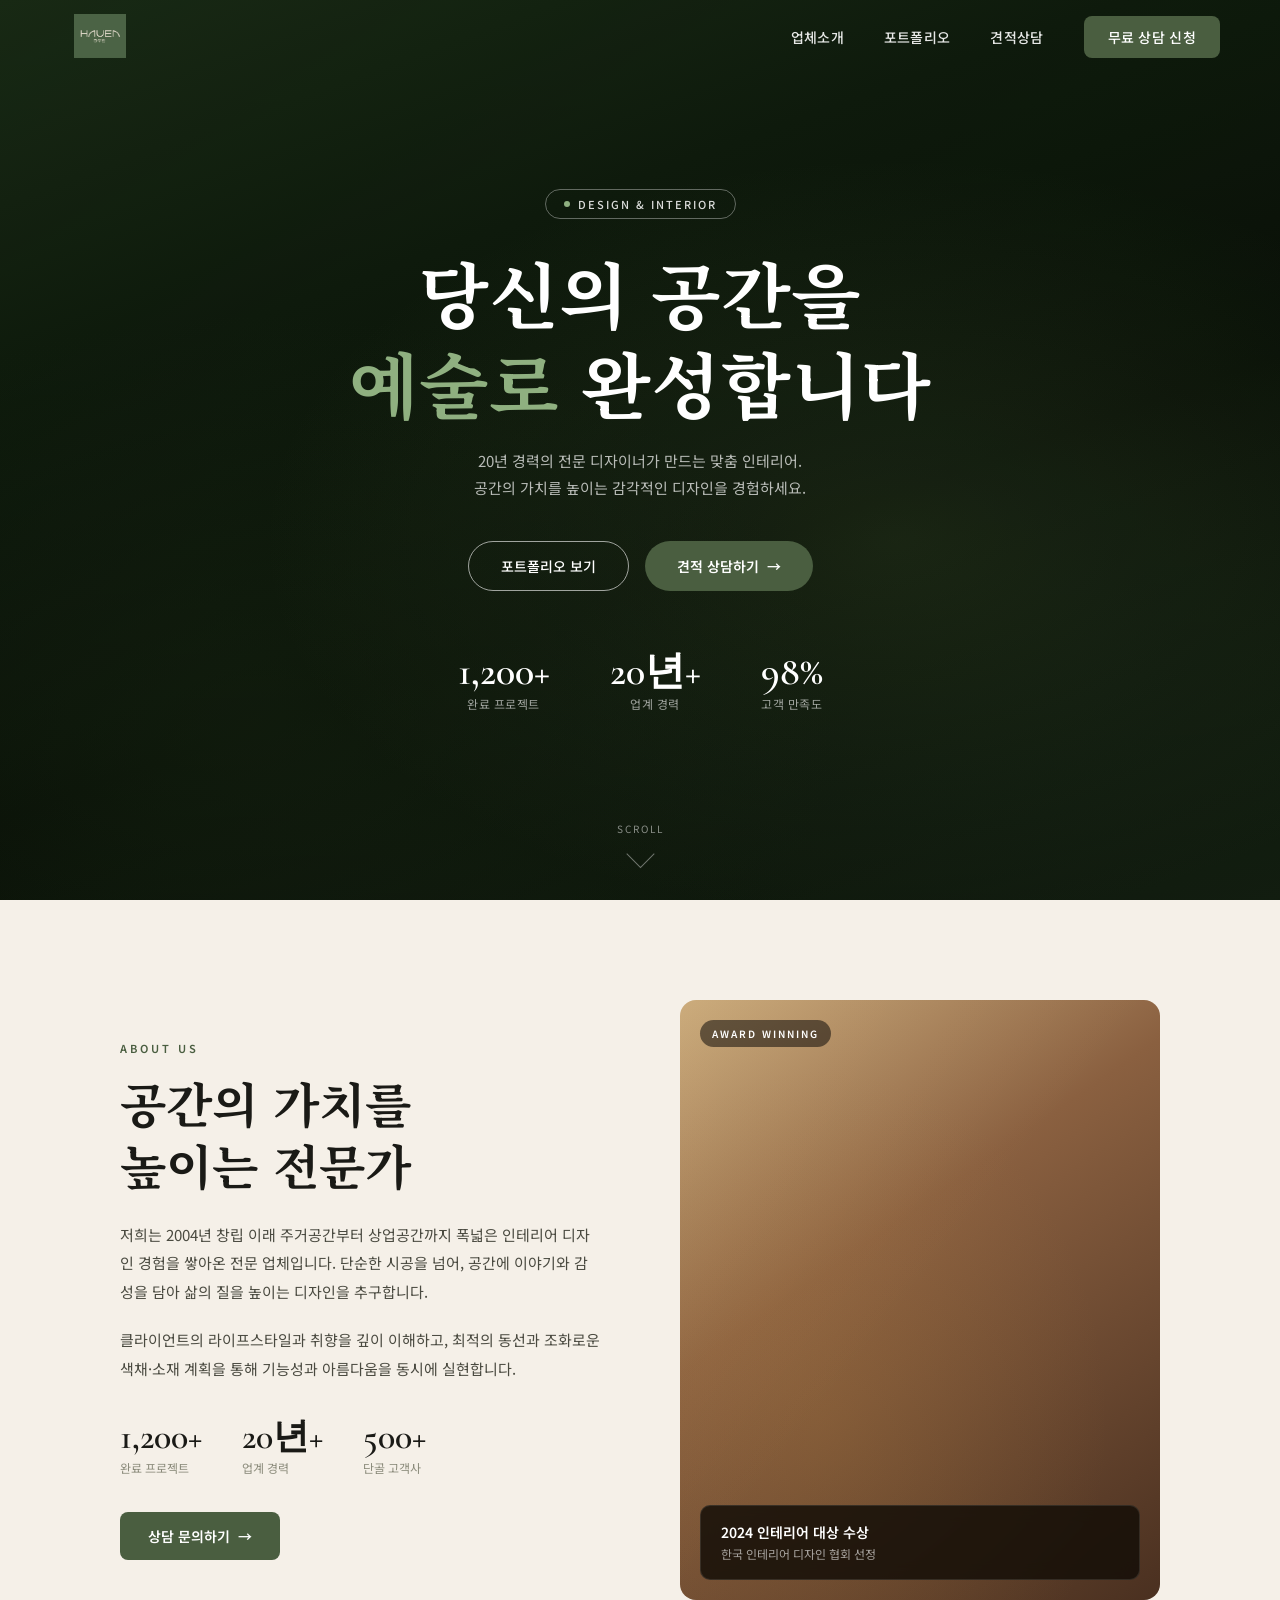
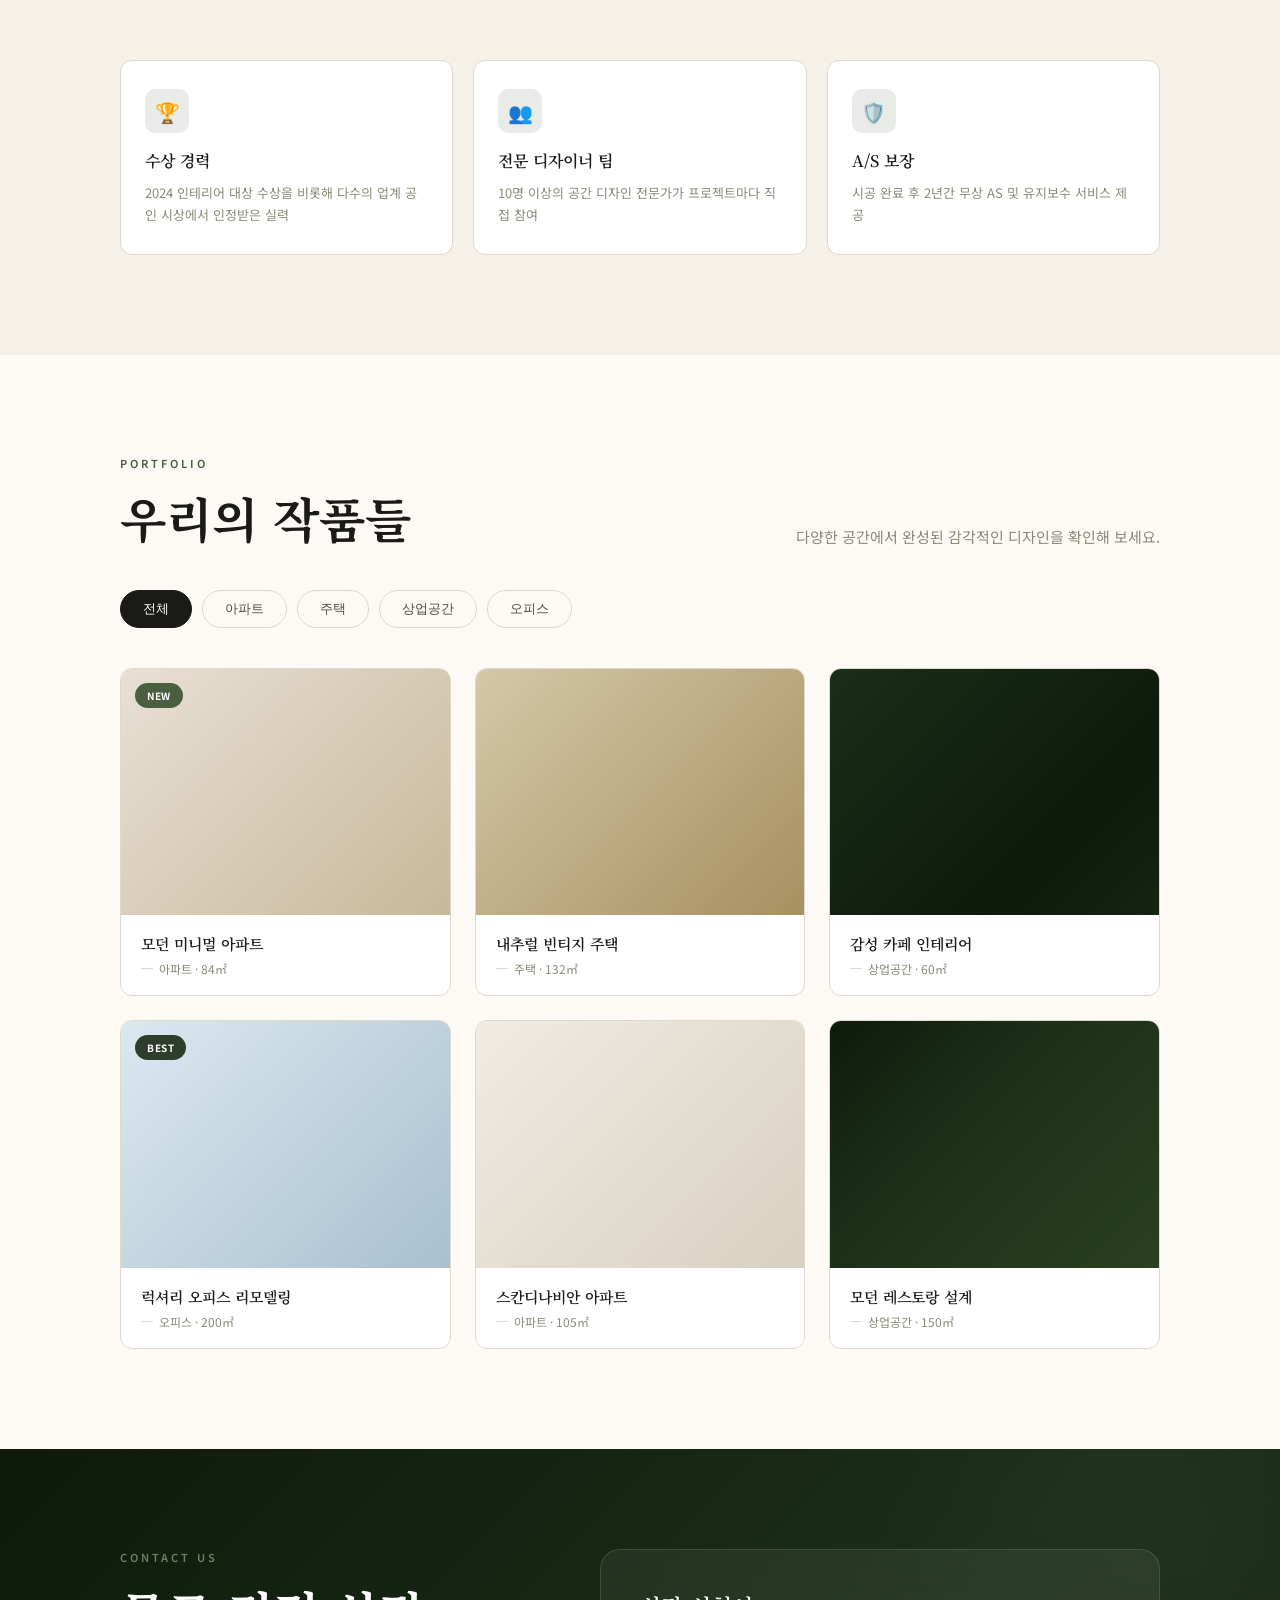
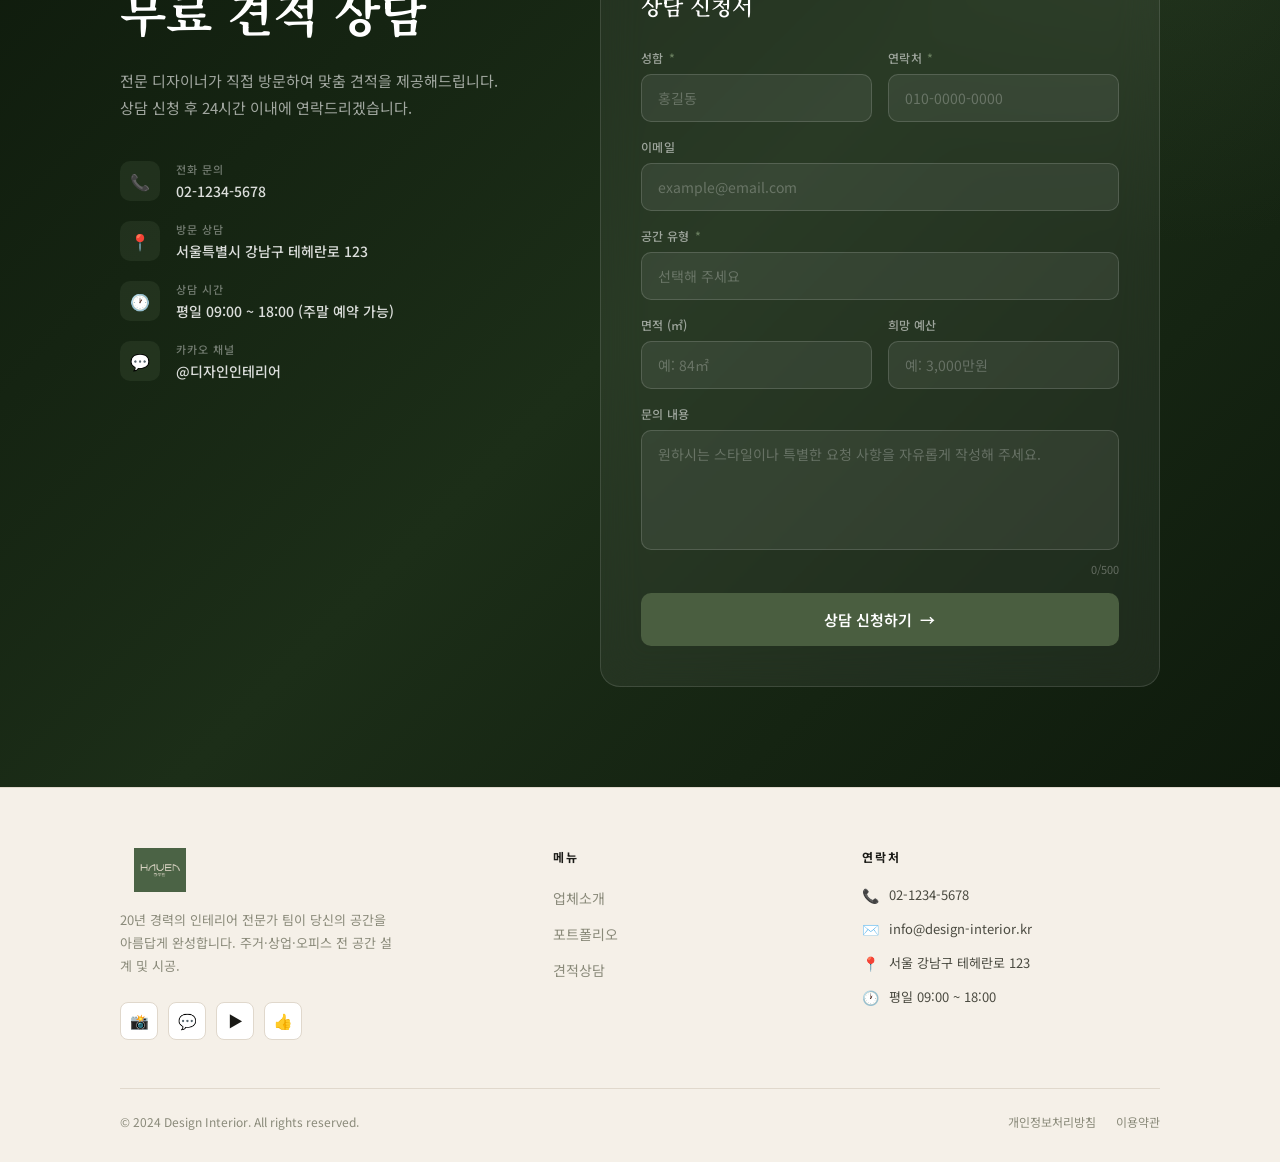
<file: src/main/resources/templates/main.html>
<!DOCTYPE html>
<html lang="ko">
<head>
    <meta charset="UTF-8" />
    <meta name="viewport" content="width=device-width, initial-scale=1.0" />
    <title>HAVEN 인테리어</title>
    <link rel="preconnect" href="https://fonts.googleapis.com" />
    <link rel="preconnect" href="https://fonts.gstatic.com" crossorigin />
    <link href="https://fonts.googleapis.com/css2?family=Noto+Serif+KR:wght@400;600;700;900&family=Noto+Sans+KR:wght@300;400;500;600&family=Cormorant+Garamond:ital,wght@0,400;0,600;1,400&display=swap" rel="stylesheet" />
    <style>
        :root {
            --primary: #4A5E40;
            --primary-dark: #2D3E2A;
            --accent: #4A5E40;
            --accent-light: #6B8060;
            --green-dark: #2D3E2A;
            --green-mid: #4A5E40;
            --bg-cream: #F5F0E8;
            --bg-white: #FDFAF6;
            --text-dark: #1A1A16;
            --text-mid: #4A4A40;
            --text-light: #8A8A7A;
            --border: #E0D8CC;
            --transition: cubic-bezier(0.4, 0, 0.2, 1);
        }

        *, *::before, *::after { box-sizing: border-box; margin: 0; padding: 0; }

        html { scroll-behavior: smooth; }

        body {
            font-family: 'Noto Sans KR', sans-serif;
            color: var(--text-dark);
            background: var(--bg-white);
            overflow-x: hidden;
        }

        /* ─── NAVBAR ─── */
        nav {
            position: fixed;
            top: 0; left: 0; right: 0;
            z-index: 100;
            display: flex;
            align-items: center;
            justify-content: space-between;
            padding: 0 60px;
            height: 72px;
            transition: background 0.4s var(--transition), box-shadow 0.4s var(--transition);
        }
        nav.scrolled {
            background: rgba(253, 250, 246, 0.96);
            backdrop-filter: blur(12px);
            box-shadow: 0 1px 0 var(--border);
        }
        .nav-logo {
            display: flex;
            align-items: center;
            gap: 10px;
            text-decoration: none;
        }
        .nav-logo-box {
            width: 80px;
            height: 44px;
            display: flex;
            align-items: center;
            justify-content: center;
        }
        .nav-logo-box img {
            width: 100%;
            height: 100%;
            object-fit: contain;
            border-radius: 6px;
        }
        .nav-links {
            display: flex;
            align-items: center;
            gap: 40px;
            list-style: none;
        }
        .nav-links a {
            text-decoration: none;
            font-size: 14px;
            font-weight: 500;
            color: var(--text-dark);
            letter-spacing: 0.3px;
            transition: color 0.2s;
        }
        nav.hero-mode .nav-links a { color: rgba(255,255,255,0.9); }
        nav.hero-mode .nav-links a:hover { color: #fff; }
        .nav-links a:hover { color: var(--accent); }
        .btn-cta {
            padding: 11px 24px;
            background: var(--accent);
            color: #fff !important;
            border-radius: 8px;
            font-size: 14px;
            font-weight: 600;
            text-decoration: none;
            transition: background 0.2s, transform 0.15s;
        }
        .btn-cta:hover {
            background: #2D3E2A !important;
            transform: translateY(-1px);
        }

        /* ─── HERO ─── */
        #hero {
            position: relative;
            height: 100vh;
            min-height: 700px;
            display: flex;
            align-items: center;
            justify-content: center;
            overflow: hidden;
        }
        .hero-bg {
            position: absolute; inset: 0;
            background: linear-gradient(135deg, #0e1a0c 0%, #1c2e18 40%, #243822 100%);
        }
        .hero-bg::after {
            content: '';
            position: absolute; inset: 0;
            background: linear-gradient(to bottom, rgba(0,0,0,0.25) 0%, rgba(0,0,0,0.5) 100%);
        }
        /* Simulated interior photo with CSS */
        .hero-img-sim {
            position: absolute; inset: 0;
            background:
                    radial-gradient(ellipse at 70% 60%, rgba(106,140,80,0.18) 0%, transparent 50%),
                    radial-gradient(ellipse at 20% 80%, rgba(30,50,24,0.35) 0%, transparent 40%),
                    linear-gradient(160deg, #1a2c16 0%, #0e1a0c 30%, #080e06 60%, #121e10 100%);
            opacity: 0.9;
        }
        .hero-content {
            position: relative;
            z-index: 2;
            text-align: center;
            padding: 0 20px;
            animation: heroFadeUp 1s var(--transition) both;
        }
        @keyframes heroFadeUp {
            from { opacity: 0; transform: translateY(30px); }
            to   { opacity: 1; transform: translateY(0); }
        }
        .hero-badge {
            display: inline-flex;
            align-items: center;
            gap: 8px;
            border: 1px solid rgba(255,255,255,0.35);
            border-radius: 100px;
            padding: 6px 18px;
            color: rgba(255,255,255,0.85);
            font-size: 11px;
            font-weight: 500;
            letter-spacing: 2px;
            text-transform: uppercase;
            margin-bottom: 28px;
        }
        .hero-badge::before {
            content: '';
            width: 6px; height: 6px;
            background: #8FB080;
            border-radius: 50%;
        }
        .hero-h1 {
            font-family: 'Noto Serif KR', serif;
            font-size: clamp(42px, 6vw, 72px);
            font-weight: 700;
            color: #fff;
            line-height: 1.25;
            margin-bottom: 20px;
        }
        .hero-h1 em {
            font-style: normal;
            color: #8FB080;
        }
        .hero-sub {
            font-size: 15px;
            color: rgba(255,255,255,0.7);
            line-height: 1.8;
            margin-bottom: 40px;
            max-width: 420px;
            margin-left: auto;
            margin-right: auto;
        }
        .hero-btns {
            display: flex;
            gap: 16px;
            justify-content: center;
            flex-wrap: wrap;
            margin-bottom: 60px;
        }
        .btn-outline-white {
            padding: 14px 32px;
            border: 1.5px solid rgba(255,255,255,0.6);
            color: #fff;
            border-radius: 100px;
            font-size: 14px;
            font-weight: 500;
            text-decoration: none;
            transition: all 0.25s;
        }
        .btn-outline-white:hover {
            background: rgba(255,255,255,0.1);
            border-color: #fff;
        }
        .btn-filled-accent {
            padding: 14px 32px;
            background: var(--accent);
            color: #fff;
            border-radius: 100px;
            font-size: 14px;
            font-weight: 600;
            text-decoration: none;
            display: flex; align-items: center; gap: 8px;
            transition: all 0.25s;
        }
        .btn-filled-accent:hover { background: var(--primary-dark); transform: translateY(-2px); }
        .hero-stats {
            display: flex;
            gap: 60px;
            justify-content: center;
            flex-wrap: wrap;
        }
        .hero-stat-item { text-align: center; }
        .hero-stat-num {
            font-family: 'Cormorant Garamond', serif;
            font-size: 40px;
            font-weight: 600;
            color: #fff;
            line-height: 1;
        }
        .hero-stat-label {
            font-size: 12px;
            color: rgba(255,255,255,0.6);
            margin-top: 4px;
            letter-spacing: 0.5px;
        }
        .hero-scroll {
            position: absolute;
            bottom: 36px;
            left: 50%;
            transform: translateX(-50%);
            z-index: 2;
            display: flex;
            flex-direction: column;
            align-items: center;
            gap: 8px;
            color: rgba(255,255,255,0.5);
            font-size: 10px;
            letter-spacing: 2px;
            text-transform: uppercase;
            animation: scrollBounce 2s infinite;
        }
        @keyframes scrollBounce {
            0%, 100% { transform: translateX(-50%) translateY(0); }
            50% { transform: translateX(-50%) translateY(6px); }
        }
        .scroll-arrow {
            width: 20px; height: 20px;
            border-right: 1.5px solid rgba(255,255,255,0.4);
            border-bottom: 1.5px solid rgba(255,255,255,0.4);
            transform: rotate(45deg);
        }

        /* ─── SECTION COMMON ─── */
        section { padding: 100px 0; }
        .container {
            max-width: 1160px;
            margin: 0 auto;
            padding: 0 60px;
        }
        .section-label {
            font-size: 11px;
            font-weight: 600;
            letter-spacing: 3px;
            text-transform: uppercase;
            color: var(--accent);
            margin-bottom: 16px;
        }
        .section-title {
            font-family: 'Noto Serif KR', serif;
            font-size: clamp(32px, 4vw, 48px);
            font-weight: 700;
            line-height: 1.3;
            color: var(--text-dark);
        }

        /* ─── ABOUT ─── */
        #about { background: var(--bg-cream); }
        .about-grid {
            display: grid;
            grid-template-columns: 1fr 1fr;
            gap: 80px;
            align-items: center;
        }
        .about-text p {
            font-size: 15px;
            line-height: 1.9;
            color: var(--text-mid);
            margin-bottom: 20px;
        }
        .about-nums {
            display: flex;
            gap: 40px;
            margin: 36px 0;
        }
        .about-num-item {}
        .about-num-val {
            font-family: 'Cormorant Garamond', serif;
            font-size: 36px;
            font-weight: 600;
            color: var(--text-dark);
            line-height: 1;
        }
        .about-num-label {
            font-size: 12px;
            color: var(--text-light);
            margin-top: 4px;
        }
        .btn-primary {
            display: inline-flex;
            align-items: center;
            gap: 8px;
            padding: 14px 28px;
            background: var(--accent);
            color: #fff;
            border-radius: 8px;
            font-size: 14px;
            font-weight: 600;
            text-decoration: none;
            transition: all 0.25s;
        }
        .btn-primary:hover { background: var(--primary-dark); transform: translateY(-2px); }
        .about-image-wrap {
            position: relative;
        }
        .about-img-main {
            width: 100%;
            border-radius: 16px;
            overflow: hidden;
            aspect-ratio: 4/5;
            background: linear-gradient(145deg, #c8a87a 0%, #8a6040 40%, #4a3020 100%);
            position: relative;
        }
        /* Interior room simulation */
        .about-img-main::before {
            content: '';
            position: absolute; inset: 0;
            background:
                    linear-gradient(to bottom right, rgba(255,220,150,0.08) 0%, transparent 50%),
                    radial-gradient(ellipse at 30% 70%, rgba(180,130,60,0.2) 0%, transparent 60%);
        }
        .about-img-main::after {
            content: 'AWARD WINNING';
            position: absolute;
            top: 20px; left: 20px;
            background: rgba(0,0,0,0.5);
            color: #fff;
            font-size: 10px;
            font-weight: 600;
            letter-spacing: 2px;
            padding: 6px 12px;
            border-radius: 100px;
        }
        .about-award-badge {
            position: absolute;
            bottom: 20px; left: 20px; right: 20px;
            background: rgba(20,15,8,0.85);
            backdrop-filter: blur(8px);
            border-radius: 10px;
            padding: 16px 20px;
            border: 1px solid rgba(255,255,255,0.1);
        }
        .about-award-badge h4 {
            font-size: 14px;
            font-weight: 600;
            color: #fff;
            margin-bottom: 4px;
        }
        .about-award-badge p { font-size: 12px; color: rgba(255,255,255,0.6); margin: 0; line-height: 1.4; }
        .about-feature-cards {
            display: grid;
            grid-template-columns: repeat(3, 1fr);
            gap: 20px;
            margin-top: 60px;
        }
        .feature-card {
            background: #fff;
            border-radius: 12px;
            padding: 28px 24px;
            border: 1px solid var(--border);
            transition: box-shadow 0.3s, transform 0.3s;
        }
        .feature-card:hover { box-shadow: 0 12px 40px rgba(0,0,0,0.08); transform: translateY(-4px); }
        .feature-icon {
            width: 44px; height: 44px;
            background: rgba(74,94,64,0.12);
            border-radius: 10px;
            display: flex; align-items: center; justify-content: center;
            margin-bottom: 16px;
            font-size: 20px;
        }
        .feature-card h3 {
            font-family: 'Noto Serif KR', serif;
            font-size: 16px;
            font-weight: 600;
            margin-bottom: 10px;
        }
        .feature-card p {
            font-size: 13px;
            color: var(--text-light);
            line-height: 1.7;
            margin: 0;
        }

        /* ─── PORTFOLIO ─── */
        #portfolio { background: var(--bg-white); }
        .portfolio-header {
            display: grid;
            grid-template-columns: 1fr 1fr;
            gap: 40px;
            align-items: end;
            margin-bottom: 40px;
        }
        .portfolio-header p {
            font-size: 15px;
            color: var(--text-light);
            line-height: 1.7;
            text-align: right;
        }
        .filter-tabs {
            display: flex;
            gap: 10px;
            margin-bottom: 40px;
            flex-wrap: wrap;
        }
        .filter-tab {
            padding: 9px 22px;
            border-radius: 100px;
            font-size: 13px;
            font-weight: 500;
            cursor: pointer;
            border: 1.5px solid var(--border);
            background: transparent;
            color: var(--text-mid);
            transition: all 0.2s;
        }
        .filter-tab.active, .filter-tab:hover {
            background: var(--text-dark);
            color: #fff;
            border-color: var(--text-dark);
        }
        .filter-tab.active {
            background: var(--text-dark);
        }
        .portfolio-grid {
            display: grid;
            grid-template-columns: repeat(3, 1fr);
            gap: 24px;
        }
        .portfolio-card {
            border-radius: 12px;
            overflow: hidden;
            background: #fff;
            border: 1px solid var(--border);
            transition: transform 0.3s, box-shadow 0.3s;
            cursor: pointer;
        }
        .portfolio-card:hover { transform: translateY(-6px); box-shadow: 0 20px 50px rgba(0,0,0,0.1); }
        .portfolio-thumb {
            aspect-ratio: 4/3;
            position: relative;
            overflow: hidden;
        }
        .portfolio-thumb-img {
            width: 100%; height: 100%;
            transition: transform 0.5s var(--transition);
        }
        .portfolio-card:hover .portfolio-thumb-img { transform: scale(1.06); }
        /* 각 카드별 색상 */
        .pt-1 { background: linear-gradient(135deg, #e8e0d5 0%, #c8b89a 100%); }
        .pt-2 { background: linear-gradient(135deg, #d4c8a8 0%, #a89060 100%); }
        .pt-3 { background: linear-gradient(135deg, #1a2e18 0%, #0e1a0c 70%, #162412 100%); }
        .pt-4 { background: linear-gradient(135deg, #dce8f0 0%, #a8c0d0 100%); }
        .pt-5 { background: linear-gradient(135deg, #f0ece4 0%, #d8d0c0 100%); }
        .pt-6 { background: linear-gradient(135deg, #0e1a0c 0%, #1c3018 40%, #2a4020 100%); }
        .portfolio-badge {
            position: absolute;
            top: 14px; left: 14px;
            padding: 5px 12px;
            border-radius: 100px;
            font-size: 10px;
            font-weight: 700;
            letter-spacing: 0.5px;
        }
        .badge-new { background: var(--accent); color: #fff; }
        .badge-best { background: var(--primary-dark); color: #fff; }
        .portfolio-info {
            padding: 18px 20px;
        }
        .portfolio-info h3 {
            font-family: 'Noto Serif KR', serif;
            font-size: 15px;
            font-weight: 600;
            margin-bottom: 6px;
        }
        .portfolio-meta {
            font-size: 12px;
            color: var(--text-light);
            display: flex;
            align-items: center;
            gap: 6px;
        }
        .portfolio-meta::before {
            content: '';
            display: inline-block;
            width: 12px; height: 1px;
            background: var(--border);
        }

        /* ─── CONTACT ─── */
        #contact {
            background: linear-gradient(135deg, #0e1a0c 0%, #1c2e18 50%, #0e1a0c 100%);
            padding: 100px 0;
            position: relative;
            overflow: hidden;
        }
        #contact::before {
            content: '';
            position: absolute;
            top: -200px; right: -200px;
            width: 600px; height: 600px;
            border-radius: 50%;
            background: radial-gradient(circle, rgba(74,94,64,0.15) 0%, transparent 70%);
        }
        .contact-grid {
            display: grid;
            grid-template-columns: 1fr 1.4fr;
            gap: 80px;
            align-items: start;
        }
        .contact-left .section-label { color: var(--accent-light); }
        .contact-left .section-title { color: #fff; margin-bottom: 24px; }
        .contact-left > p {
            font-size: 15px;
            color: rgba(255,255,255,0.6);
            line-height: 1.8;
            margin-bottom: 40px;
        }
        .contact-info-list {
            display: flex;
            flex-direction: column;
            gap: 20px;
        }
        .contact-info-item {
            display: flex;
            gap: 16px;
            align-items: flex-start;
        }
        .contact-icon {
            width: 40px; height: 40px;
            background: rgba(74,94,64,0.25);
            border-radius: 10px;
            display: flex; align-items: center; justify-content: center;
            flex-shrink: 0;
            font-size: 16px;
        }
        .contact-info-item div h4 {
            font-size: 11px;
            font-weight: 500;
            color: rgba(255,255,255,0.4);
            letter-spacing: 1px;
            text-transform: uppercase;
            margin-bottom: 4px;
        }
        .contact-info-item div p {
            font-size: 14px;
            color: rgba(255,255,255,0.85);
            font-weight: 500;
            margin: 0;
        }
        /* FORM */
        .contact-form-card {
            background: rgba(255,255,255,0.06);
            backdrop-filter: blur(20px);
            border: 1px solid rgba(255,255,255,0.12);
            border-radius: 20px;
            padding: 40px;
        }
        .contact-form-card h3 {
            font-family: 'Noto Serif KR', serif;
            font-size: 22px;
            font-weight: 600;
            color: #fff;
            margin-bottom: 28px;
        }
        .form-row {
            display: grid;
            grid-template-columns: 1fr 1fr;
            gap: 16px;
        }
        .form-group {
            margin-bottom: 16px;
        }
        .form-group label {
            display: block;
            font-size: 12px;
            font-weight: 500;
            color: rgba(255,255,255,0.55);
            margin-bottom: 8px;
            letter-spacing: 0.3px;
        }
        .form-group label .req { color: var(--accent-light); margin-left: 2px; }
        .form-group input,
        .form-group select,
        .form-group textarea {
            width: 100%;
            background: rgba(255,255,255,0.07);
            border: 1px solid rgba(255,255,255,0.15);
            border-radius: 10px;
            padding: 13px 16px;
            font-size: 14px;
            font-family: 'Noto Sans KR', sans-serif;
            color: #fff;
            outline: none;
            transition: border-color 0.2s, background 0.2s;
        }
        .form-group input::placeholder,
        .form-group textarea::placeholder { color: rgba(255,255,255,0.25); }
        .form-group input:focus,
        .form-group select:focus,
        .form-group textarea:focus {
            border-color: var(--accent);
            background: rgba(255,255,255,0.1);
        }
        .form-group select {
            appearance: none;
            cursor: pointer;
            color: rgba(255,255,255,0.25);
        }
        .form-group select option { background: #1c2e18; color: #fff; }
        .form-group textarea {
            height: 120px;
            resize: none;
        }
        .form-char-count {
            text-align: right;
            font-size: 11px;
            color: rgba(255,255,255,0.3);
            margin-top: 6px;
        }
        .btn-submit {
            width: 100%;
            padding: 16px;
            background: var(--accent);
            color: #fff;
            border: none;
            border-radius: 10px;
            font-size: 15px;
            font-weight: 600;
            font-family: 'Noto Sans KR', sans-serif;
            cursor: pointer;
            display: flex;
            align-items: center;
            justify-content: center;
            gap: 8px;
            transition: all 0.25s;
            margin-top: 8px;
        }
        .btn-submit:hover { background: var(--primary-dark); transform: translateY(-2px); }

        /* ─── FOOTER ─── */
        footer {
            background: var(--bg-cream);
            padding: 60px 0 32px;
            border-top: 1px solid var(--border);
        }
        .footer-grid {
            display: grid;
            grid-template-columns: 1.5fr 1fr 1.2fr;
            gap: 60px;
            margin-bottom: 48px;
        }
        .footer-brand p {
            font-size: 13px;
            color: var(--text-light);
            line-height: 1.8;
            margin-top: 16px;
            margin-bottom: 24px;
            max-width: 280px;
        }
        .footer-socials {
            display: flex;
            gap: 10px;
        }
        .social-btn {
            width: 38px; height: 38px;
            background: #fff;
            border: 1px solid var(--border);
            border-radius: 8px;
            display: flex; align-items: center; justify-content: center;
            font-size: 15px;
            text-decoration: none;
            transition: all 0.2s;
            cursor: pointer;
        }
        .social-btn:hover { background: var(--text-dark); color: #fff; border-color: var(--text-dark); }
        .footer-nav h4, .footer-contact h4 {
            font-size: 12px;
            font-weight: 700;
            letter-spacing: 2px;
            text-transform: uppercase;
            color: var(--text-dark);
            margin-bottom: 20px;
        }
        .footer-nav ul { list-style: none; display: flex; flex-direction: column; gap: 12px; }
        .footer-nav a {
            text-decoration: none;
            font-size: 14px;
            color: var(--text-light);
            transition: color 0.2s;
        }
        .footer-nav a:hover { color: var(--accent); }
        .footer-contact-list {
            display: flex;
            flex-direction: column;
            gap: 14px;
        }
        .footer-contact-item {
            display: flex;
            gap: 10px;
            align-items: center;
        }
        .footer-contact-item span:first-child { font-size: 14px; color: var(--accent); }
        .footer-contact-item span:last-child {
            font-size: 13px;
            color: var(--text-mid);
        }
        .footer-bottom {
            border-top: 1px solid var(--border);
            padding-top: 24px;
            display: flex;
            justify-content: space-between;
            align-items: center;
        }
        .footer-bottom p {
            font-size: 12px;
            color: var(--text-light);
        }
        .footer-bottom-links {
            display: flex;
            gap: 20px;
        }
        .footer-bottom-links a {
            font-size: 12px;
            color: var(--text-light);
            text-decoration: none;
        }
        .footer-bottom-links a:hover { color: var(--accent); }

        /* ─── SCROLL ANIMATIONS ─── */
        .reveal {
            opacity: 0;
            transform: translateY(30px);
            transition: opacity 0.7s var(--transition), transform 0.7s var(--transition);
        }
        .reveal.visible {
            opacity: 1;
            transform: translateY(0);
        }
        /* JS 로드 실패 시 폴백 - 모든 요소 표시 */
        .no-js .reveal {
            opacity: 1;
            transform: none;
        }
        .reveal-delay-1 { transition-delay: 0.1s; }
        .reveal-delay-2 { transition-delay: 0.2s; }
        .reveal-delay-3 { transition-delay: 0.3s; }
        .reveal-delay-4 { transition-delay: 0.4s; }

        /* ─── RESPONSIVE ─── */
        @media (max-width: 900px) {
            nav { padding: 0 24px; }
            .nav-links { gap: 20px; }
            .container { padding: 0 24px; }
            .about-grid { grid-template-columns: 1fr; gap: 40px; }
            .about-feature-cards { grid-template-columns: 1fr 1fr; }
            .portfolio-header { grid-template-columns: 1fr; }
            .portfolio-header p { text-align: left; }
            .portfolio-grid { grid-template-columns: 1fr 1fr; }
            .contact-grid { grid-template-columns: 1fr; gap: 40px; }
            .footer-grid { grid-template-columns: 1fr 1fr; gap: 40px; }
        }
        @media (max-width: 600px) {
            .nav-links { display: none; }
            .hero-stats { gap: 30px; }
            .about-nums { gap: 24px; }
            .about-feature-cards { grid-template-columns: 1fr; }
            .portfolio-grid { grid-template-columns: 1fr; }
            .form-row { grid-template-columns: 1fr; }
            .footer-grid { grid-template-columns: 1fr; }
        }
    </style>
</head>
<body>

<!-- NAVBAR -->
<nav id="navbar" class="hero-mode">
    <a href="#hero" class="nav-logo">
        <div class="nav-logo-box">
            <img src="logo.jpg" alt="HAVEN 하우엔 로고" />
        </div>
    </a>
    <ul class="nav-links">
        <li><a href="#about">업체소개</a></li>
        <li><a href="#portfolio">포트폴리오</a></li>
        <li><a href="#contact">견적상담</a></li>
        <li><a href="#contact" class="btn-cta">무료 상담 신청</a></li>
    </ul>
</nav>

<!-- HERO -->
<section id="hero">
    <div class="hero-bg"></div>
    <div class="hero-img-sim"></div>
    <div class="hero-content">
        <div class="hero-badge">DESIGN &amp; INTERIOR</div>
        <h1 class="hero-h1">
            당신의 공간을<br />
            <em>예술로</em> 완성합니다
        </h1>
        <p class="hero-sub">
            20년 경력의 전문 디자이너가 만드는 맞춤 인테리어.<br />
            공간의 가치를 높이는 감각적인 디자인을 경험하세요.
        </p>
        <div class="hero-btns">
            <a href="#portfolio" class="btn-outline-white">포트폴리오 보기</a>
            <a href="#contact" class="btn-filled-accent">견적 상담하기 &nbsp;→</a>
        </div>
        <div class="hero-stats">
            <div class="hero-stat-item">
                <div class="hero-stat-num">1,200+</div>
                <div class="hero-stat-label">완료 프로젝트</div>
            </div>
            <div class="hero-stat-item">
                <div class="hero-stat-num">20년+</div>
                <div class="hero-stat-label">업계 경력</div>
            </div>
            <div class="hero-stat-item">
                <div class="hero-stat-num">98%</div>
                <div class="hero-stat-label">고객 만족도</div>
            </div>
        </div>
    </div>
    <div class="hero-scroll">
        <span>SCROLL</span>
        <div class="scroll-arrow"></div>
    </div>
</section>

<!-- ABOUT -->
<section id="about">
    <div class="container">
        <div class="about-grid">
            <div class="about-text reveal">
                <div class="section-label">ABOUT US</div>
                <h2 class="section-title">공간의 가치를<br />높이는 전문가</h2>
                <br />
                <p>저희는 2004년 창립 이래 주거공간부터 상업공간까지 폭넓은 인테리어 디자인 경험을 쌓아온 전문 업체입니다. 단순한 시공을 넘어, 공간에 이야기와 감성을 담아 삶의 질을 높이는 디자인을 추구합니다.</p>
                <p>클라이언트의 라이프스타일과 취향을 깊이 이해하고, 최적의 동선과 조화로운 색채·소재 계획을 통해 기능성과 아름다움을 동시에 실현합니다.</p>
                <div class="about-nums">
                    <div class="about-num-item">
                        <div class="about-num-val">1,200+</div>
                        <div class="about-num-label">완료 프로젝트</div>
                    </div>
                    <div class="about-num-item">
                        <div class="about-num-val">20년+</div>
                        <div class="about-num-label">업계 경력</div>
                    </div>
                    <div class="about-num-item">
                        <div class="about-num-val">500+</div>
                        <div class="about-num-label">단골 고객사</div>
                    </div>
                </div>
                <a href="#contact" class="btn-primary">상담 문의하기 &nbsp;→</a>
            </div>
            <div class="about-image-wrap reveal reveal-delay-2">
                <div class="about-img-main" style="min-height:460px;"></div>
                <div class="about-award-badge">
                    <h4>2024 인테리어 대상 수상</h4>
                    <p>한국 인테리어 디자인 협회 선정</p>
                </div>
            </div>
        </div>
        <div class="about-feature-cards">
            <div class="feature-card reveal reveal-delay-1">
                <div class="feature-icon">🏆</div>
                <h3>수상 경력</h3>
                <p>2024 인테리어 대상 수상을 비롯해 다수의 업계 공인 시상에서 인정받은 실력</p>
            </div>
            <div class="feature-card reveal reveal-delay-2">
                <div class="feature-icon">👥</div>
                <h3>전문 디자이너 팀</h3>
                <p>10명 이상의 공간 디자인 전문가가 프로젝트마다 직접 참여</p>
            </div>
            <div class="feature-card reveal reveal-delay-3">
                <div class="feature-icon">🛡️</div>
                <h3>A/S 보장</h3>
                <p>시공 완료 후 2년간 무상 AS 및 유지보수 서비스 제공</p>
            </div>
        </div>
    </div>
</section>

<!-- PORTFOLIO -->
<section id="portfolio">
    <div class="container">
        <div class="portfolio-header reveal">
            <div>
                <div class="section-label">PORTFOLIO</div>
                <h2 class="section-title">우리의 작품들</h2>
            </div>
            <p>다양한 공간에서 완성된 감각적인 디자인을 확인해 보세요.</p>
        </div>
        <div class="filter-tabs reveal">
            <button class="filter-tab active" data-filter="all">전체</button>
            <button class="filter-tab" data-filter="아파트">아파트</button>
            <button class="filter-tab" data-filter="주택">주택</button>
            <button class="filter-tab" data-filter="상업공간">상업공간</button>
            <button class="filter-tab" data-filter="오피스">오피스</button>
        </div>
        <div class="portfolio-grid">
            <div class="portfolio-card reveal reveal-delay-1" data-category="아파트">
                <div class="portfolio-thumb">
                    <div class="portfolio-thumb-img pt-1"></div>
                    <span class="portfolio-badge badge-new">NEW</span>
                </div>
                <div class="portfolio-info">
                    <h3>모던 미니멀 아파트</h3>
                    <div class="portfolio-meta">아파트 · 84㎡</div>
                </div>
            </div>
            <div class="portfolio-card reveal reveal-delay-2" data-category="주택">
                <div class="portfolio-thumb">
                    <div class="portfolio-thumb-img pt-2"></div>
                </div>
                <div class="portfolio-info">
                    <h3>내추럴 빈티지 주택</h3>
                    <div class="portfolio-meta">주택 · 132㎡</div>
                </div>
            </div>
            <div class="portfolio-card reveal reveal-delay-3" data-category="상업공간">
                <div class="portfolio-thumb">
                    <div class="portfolio-thumb-img pt-3"></div>
                </div>
                <div class="portfolio-info">
                    <h3>감성 카페 인테리어</h3>
                    <div class="portfolio-meta">상업공간 · 60㎡</div>
                </div>
            </div>
            <div class="portfolio-card reveal reveal-delay-1" data-category="오피스">
                <div class="portfolio-thumb">
                    <div class="portfolio-thumb-img pt-4"></div>
                    <span class="portfolio-badge badge-best">BEST</span>
                </div>
                <div class="portfolio-info">
                    <h3>럭셔리 오피스 리모델링</h3>
                    <div class="portfolio-meta">오피스 · 200㎡</div>
                </div>
            </div>
            <div class="portfolio-card reveal reveal-delay-2" data-category="아파트">
                <div class="portfolio-thumb">
                    <div class="portfolio-thumb-img pt-5"></div>
                </div>
                <div class="portfolio-info">
                    <h3>스칸디나비안 아파트</h3>
                    <div class="portfolio-meta">아파트 · 105㎡</div>
                </div>
            </div>
            <div class="portfolio-card reveal reveal-delay-3" data-category="상업공간">
                <div class="portfolio-thumb">
                    <div class="portfolio-thumb-img pt-6"></div>
                </div>
                <div class="portfolio-info">
                    <h3>모던 레스토랑 설계</h3>
                    <div class="portfolio-meta">상업공간 · 150㎡</div>
                </div>
            </div>
        </div>
    </div>
</section>

<!-- CONTACT -->
<section id="contact">
    <div class="container">
        <div class="contact-grid">
            <div class="contact-left reveal">
                <div class="section-label">CONTACT US</div>
                <h2 class="section-title">무료 견적 상담</h2>
                <p>전문 디자이너가 직접 방문하여 맞춤 견적을 제공해드립니다.<br />상담 신청 후 24시간 이내에 연락드리겠습니다.</p>
                <div class="contact-info-list">
                    <div class="contact-info-item">
                        <div class="contact-icon">📞</div>
                        <div>
                            <h4>전화 문의</h4>
                            <p>02-1234-5678</p>
                        </div>
                    </div>
                    <div class="contact-info-item">
                        <div class="contact-icon">📍</div>
                        <div>
                            <h4>방문 상담</h4>
                            <p>서울특별시 강남구 테헤란로 123</p>
                        </div>
                    </div>
                    <div class="contact-info-item">
                        <div class="contact-icon">🕐</div>
                        <div>
                            <h4>상담 시간</h4>
                            <p>평일 09:00 ~ 18:00 (주말 예약 가능)</p>
                        </div>
                    </div>
                    <div class="contact-info-item">
                        <div class="contact-icon">💬</div>
                        <div>
                            <h4>카카오 채널</h4>
                            <p>@디자인인테리어</p>
                        </div>
                    </div>
                </div>
            </div>
            <div class="contact-form-card reveal reveal-delay-2">
                <h3>상담 신청서</h3>
                <div class="form-row">
                    <div class="form-group">
                        <label>성함 <span class="req">*</span></label>
                        <input type="text" placeholder="홍길동" />
                    </div>
                    <div class="form-group">
                        <label>연락처 <span class="req">*</span></label>
                        <input type="tel" placeholder="010-0000-0000" />
                    </div>
                </div>
                <div class="form-group">
                    <label>이메일</label>
                    <input type="email" placeholder="example@email.com" />
                </div>
                <div class="form-group">
                    <label>공간 유형 <span class="req">*</span></label>
                    <select>
                        <option value="" disabled selected>선택해 주세요</option>
                        <option>아파트</option>
                        <option>주택</option>
                        <option>상업공간</option>
                        <option>오피스</option>
                    </select>
                </div>
                <div class="form-row">
                    <div class="form-group">
                        <label>면적 (㎡)</label>
                        <input type="text" placeholder="예: 84㎡" />
                    </div>
                    <div class="form-group">
                        <label>희망 예산</label>
                        <input type="text" placeholder="예: 3,000만원" />
                    </div>
                </div>
                <div class="form-group">
                    <label>문의 내용</label>
                    <textarea id="msgArea" placeholder="원하시는 스타일이나 특별한 요청 사항을 자유롭게 작성해 주세요." oninput="document.getElementById('charCount').textContent=this.value.length+'/500'"></textarea>
                    <div class="form-char-count" id="charCount">0/500</div>
                </div>
                <button class="btn-submit" onclick="handleSubmit(this)">상담 신청하기 &nbsp;→</button>
            </div>
        </div>
    </div>
</section>

<!-- FOOTER -->
<footer>
    <div class="container">
        <div class="footer-grid">
            <div class="footer-brand">
                <div class="nav-logo-box" style="width:80px;height:44px;">
                    <img src="logo.jpg" alt="HAVEN 하우엔 로고" style="width:100%;height:100%;object-fit:contain;border-radius:6px;" />
                </div>
                <p>20년 경력의 인테리어 전문가 팀이 당신의 공간을 아름답게 완성합니다. 주거·상업·오피스 전 공간 설계 및 시공.</p>
                <div class="footer-socials">
                    <a class="social-btn">📸</a>
                    <a class="social-btn">💬</a>
                    <a class="social-btn">▶️</a>
                    <a class="social-btn">👍</a>
                </div>
            </div>
            <div class="footer-nav">
                <h4>메뉴</h4>
                <ul>
                    <li><a href="#about">업체소개</a></li>
                    <li><a href="#portfolio">포트폴리오</a></li>
                    <li><a href="#contact">견적상담</a></li>
                </ul>
            </div>
            <div class="footer-contact">
                <h4>연락처</h4>
                <div class="footer-contact-list">
                    <div class="footer-contact-item"><span>📞</span><span>02-1234-5678</span></div>
                    <div class="footer-contact-item"><span>✉️</span><span>info@design-interior.kr</span></div>
                    <div class="footer-contact-item"><span>📍</span><span>서울 강남구 테헤란로 123</span></div>
                    <div class="footer-contact-item"><span>🕐</span><span>평일 09:00 ~ 18:00</span></div>
                </div>
            </div>
        </div>
        <div class="footer-bottom">
            <p>© 2024 Design Interior. All rights reserved.</p>
            <div class="footer-bottom-links">
                <a href="#">개인정보처리방침</a>
                <a href="#">이용약관</a>
            </div>
        </div>
    </div>
</footer>

<script>
    // ── Navbar scroll behavior
    const navbar = document.getElementById('navbar');
    window.addEventListener('scroll', () => {
        if (window.scrollY > 60) {
            navbar.classList.remove('hero-mode');
            navbar.classList.add('scrolled');
        } else {
            navbar.classList.add('hero-mode');
            navbar.classList.remove('scrolled');
        }
    });

    // ── Scroll reveal
    const reveals = document.querySelectorAll('.reveal');
    const observer = new IntersectionObserver((entries) => {
        entries.forEach(e => {
            if (e.isIntersecting) {
                e.target.classList.add('visible');
                observer.unobserve(e.target);
            }
        });
    }, { threshold: 0, rootMargin: '0px 0px -40px 0px' });

    function initReveal() {
        reveals.forEach(el => {
            const rect = el.getBoundingClientRect();
            if (rect.top < window.innerHeight && rect.bottom > 0) {
                el.classList.add('visible');
            } else {
                observer.observe(el);
            }
        });
    }

    if (document.readyState === 'loading') {
        document.addEventListener('DOMContentLoaded', initReveal);
    } else {
        initReveal();
    }
    window.addEventListener('load', () => {
        reveals.forEach(el => {
            const rect = el.getBoundingClientRect();
            if (rect.top < window.innerHeight && rect.bottom > 0) {
                el.classList.add('visible');
            }
        });
    });

    // ── Portfolio filter
    document.querySelectorAll('.filter-tab').forEach(tab => {
        tab.addEventListener('click', () => {
            document.querySelectorAll('.filter-tab').forEach(t => t.classList.remove('active'));
            tab.classList.add('active');
            const filter = tab.dataset.filter;
            document.querySelectorAll('.portfolio-card').forEach(card => {
                if (filter === 'all' || card.dataset.category === filter) {
                    card.style.display = '';
                    setTimeout(() => card.style.opacity = '1', 10);
                } else {
                    card.style.opacity = '0';
                    setTimeout(() => card.style.display = 'none', 300);
                }
            });
        });
    });

    // ── Form submit
    function handleSubmit(btn) {
        btn.textContent = '✓ 신청이 완료되었습니다!';
        btn.style.background = '#2D3E2A';
        btn.disabled = true;
    }
</script>
</body>
</html>
</file>
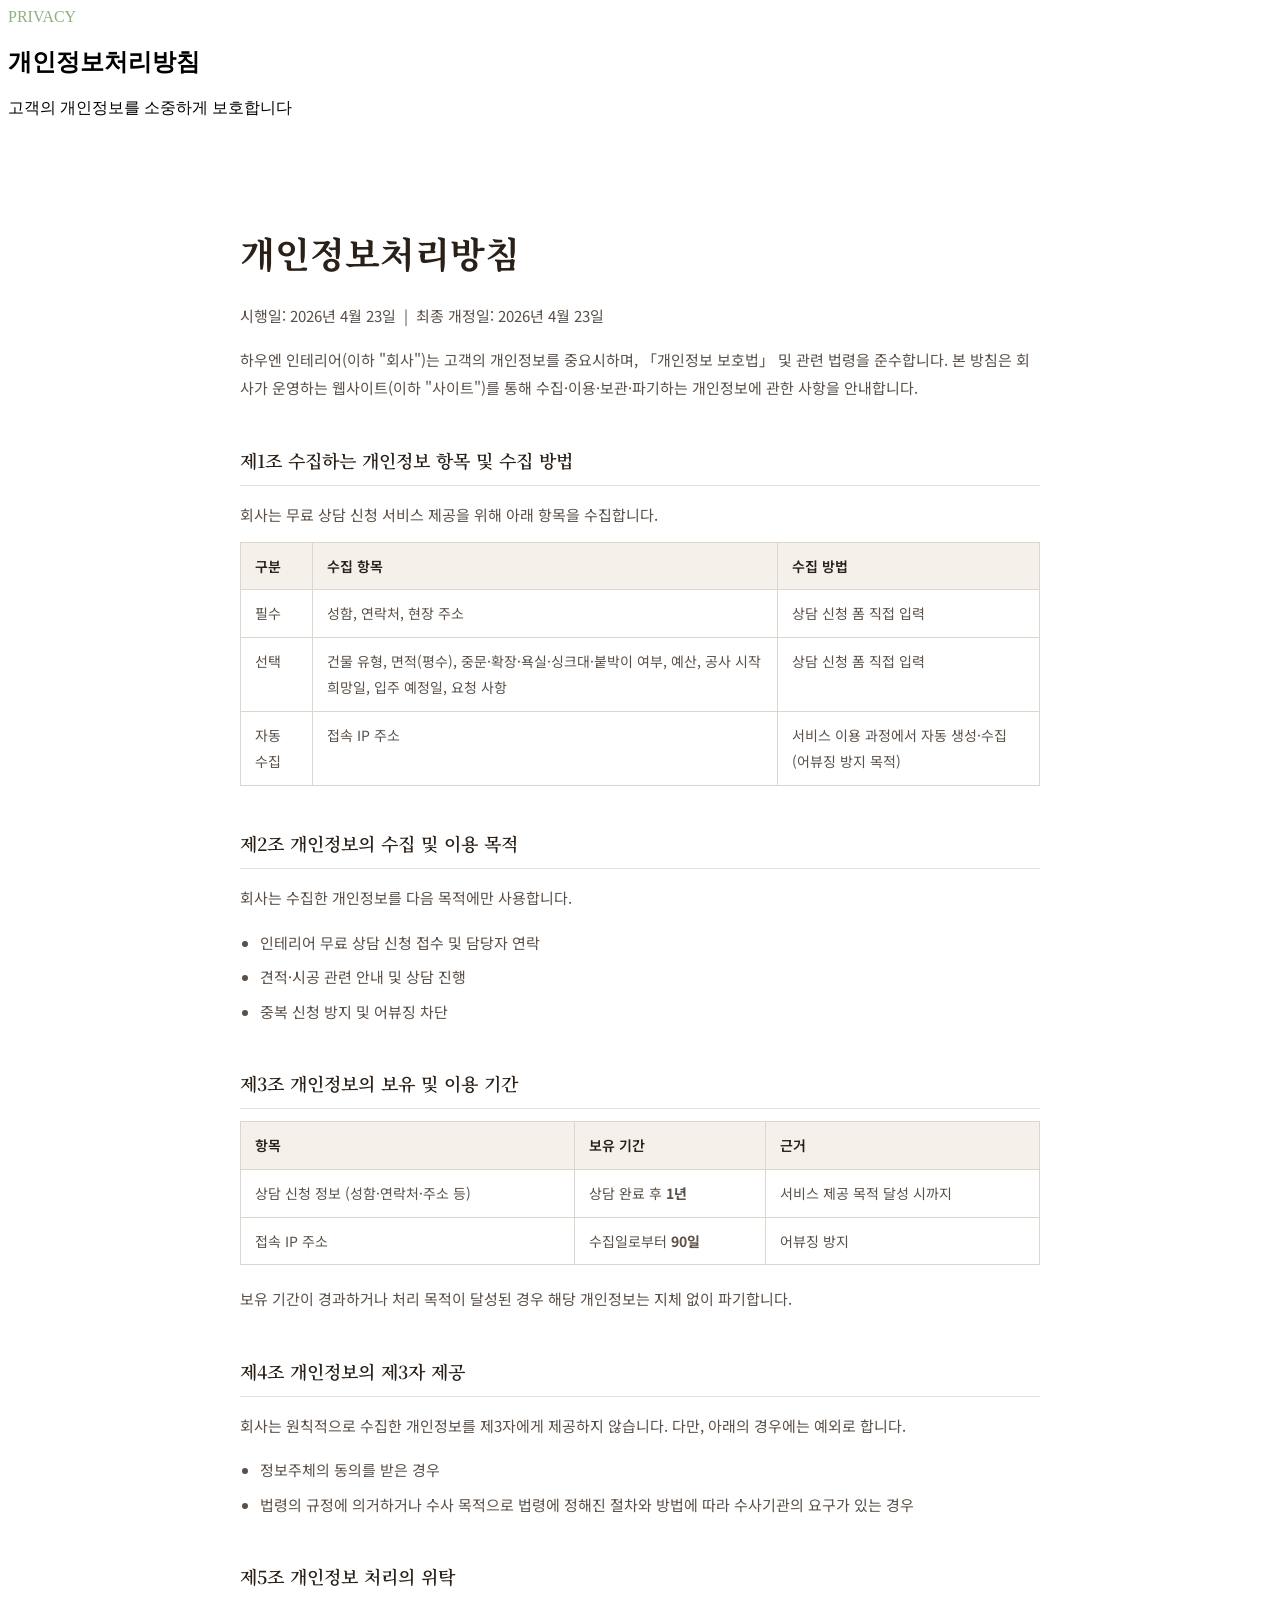
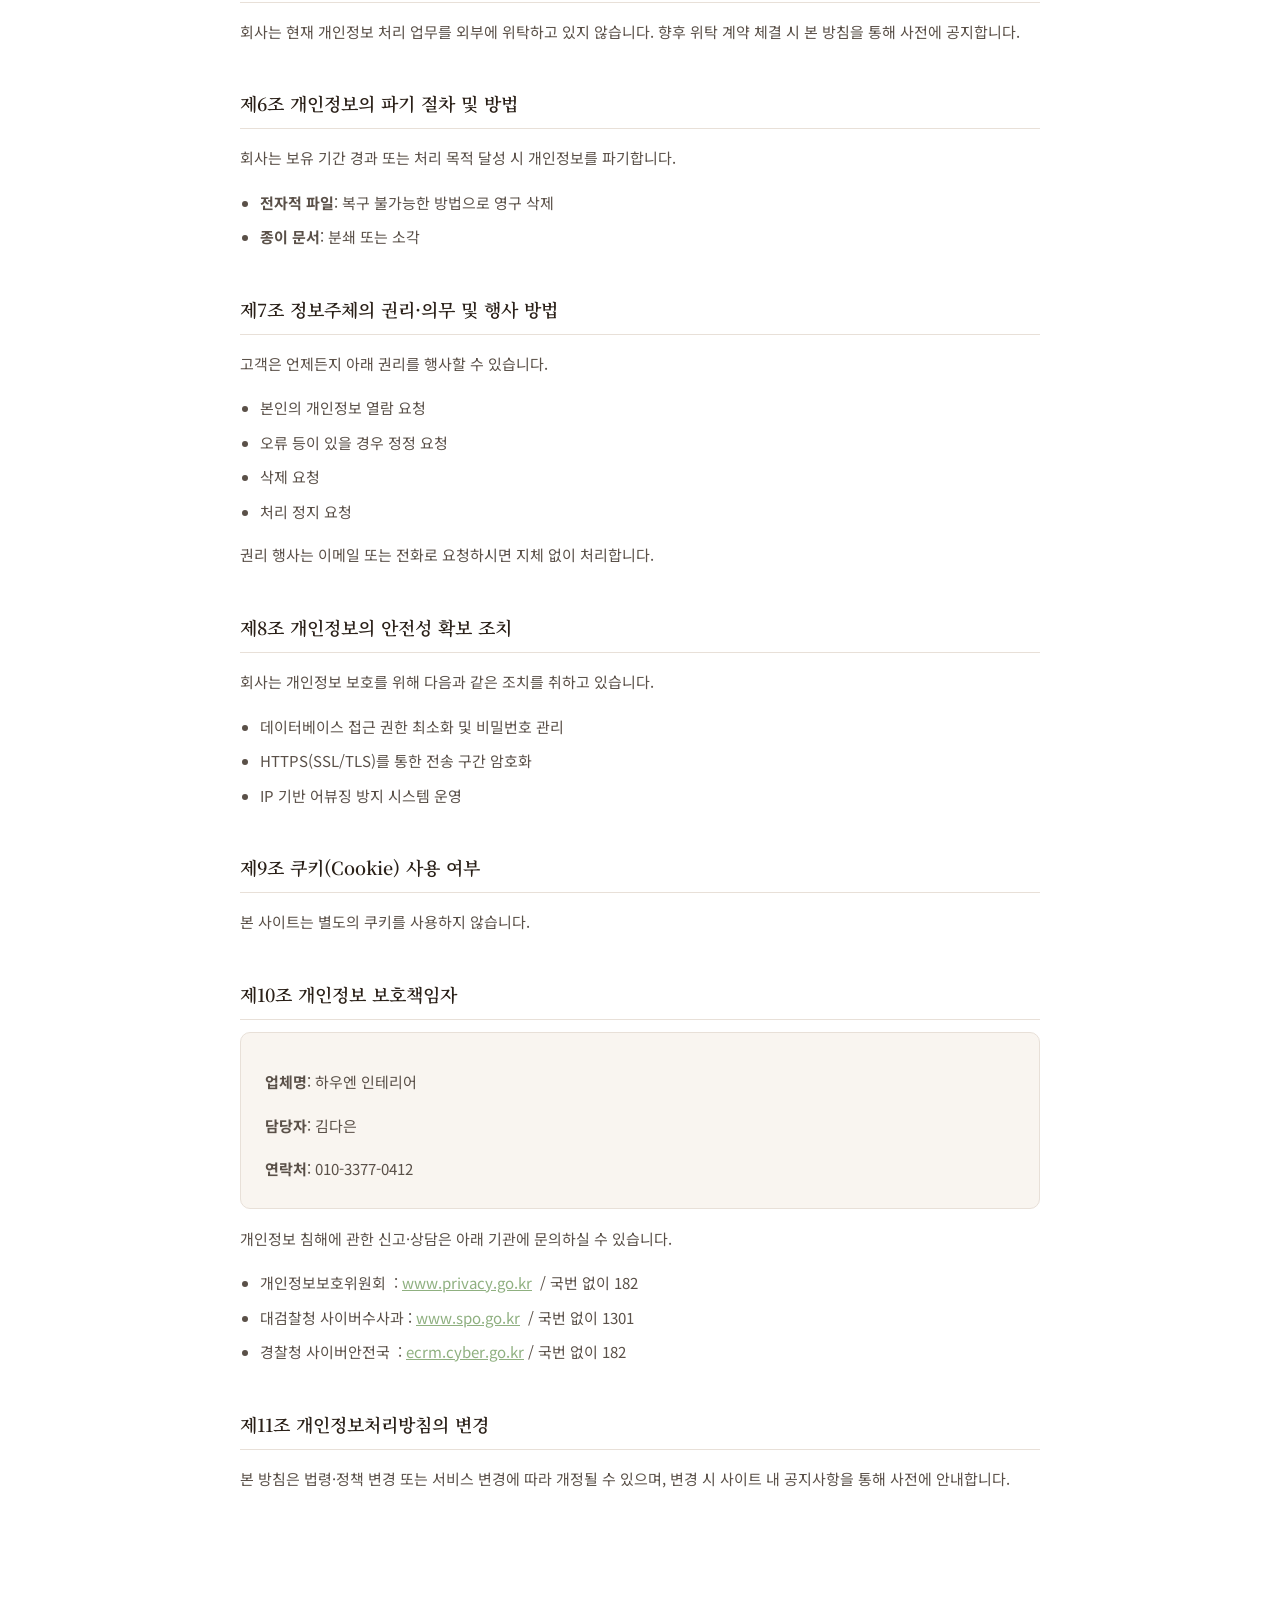
<file: src/main/resources/templates/privacy.html>
<!DOCTYPE html>
<html lang="ko" xmlns:th="http://www.thymeleaf.org">
<head>
    <meta charset="UTF-8" />
    <meta name="viewport" content="width=device-width, initial-scale=1.0" />
    <title>개인정보처리방침 | HAUEN 인테리어</title>
    <link rel="preconnect" href="https://fonts.googleapis.com" />
    <link rel="preconnect" href="https://fonts.gstatic.com" crossorigin />
    <link href="https://fonts.googleapis.com/css2?family=Noto+Serif+KR:wght@400;600;700;900&family=Noto+Sans+KR:wght@300;400;500;600&family=Cormorant+Garamond:ital,wght@0,400;0,600;1,400&display=swap" rel="stylesheet" />
    <link rel="stylesheet" th:href="@{/css/style.css}" />
    <style>
        .privacy-wrap {
            max-width: 800px;
            margin: 0 auto;
            padding: 60px 24px 100px;
            color: #3a3028;
            font-family: 'Noto Sans KR', sans-serif;
            line-height: 1.9;
        }
        .privacy-wrap h1 {
            font-family: 'Noto Serif KR', serif;
            font-size: clamp(24px, 4vw, 36px);
            font-weight: 700;
            color: #2a2018;
            margin-bottom: 8px;
        }
        .privacy-effective {
            font-size: 14px;
            color: #9a8e82;
            margin-bottom: 48px;
        }
        .privacy-wrap h2 {
            font-family: 'Noto Serif KR', serif;
            font-size: 18px;
            font-weight: 600;
            color: #2a2018;
            margin: 40px 0 12px;
            padding-bottom: 8px;
            border-bottom: 1px solid #e8e0d8;
        }
        .privacy-wrap p {
            font-size: 15px;
            color: #5a5048;
            margin-bottom: 12px;
        }
        .privacy-wrap table {
            width: 100%;
            border-collapse: collapse;
            font-size: 14px;
            margin: 12px 0 20px;
        }
        .privacy-wrap th {
            background: #f5f0ea;
            color: #2a2018;
            font-weight: 600;
            padding: 10px 14px;
            border: 1px solid #ddd6ce;
            text-align: left;
        }
        .privacy-wrap td {
            padding: 10px 14px;
            border: 1px solid #ddd6ce;
            color: #5a5048;
            vertical-align: top;
        }
        .privacy-wrap ul {
            padding-left: 20px;
            margin-bottom: 12px;
        }
        .privacy-wrap li {
            font-size: 15px;
            color: #5a5048;
            margin-bottom: 6px;
        }
        .privacy-contact-box {
            background: #f9f5f0;
            border: 1px solid #e8e0d8;
            border-radius: 10px;
            padding: 20px 24px;
            margin-top: 12px;
        }
        .privacy-contact-box p {
            margin-bottom: 4px;
        }
    </style>
</head>
<body>

<!-- NAVBAR -->
<nav th:replace="~{fragments/layout :: navbar('hero-mode', '')}"></nav>

<!-- 모바일 메뉴 -->
<div th:replace="~{fragments/layout :: mobile-menu}"></div>

<!-- 페이지 헤더 -->
<section class="page-header">
    <div class="page-header-bg"></div>
    <div class="page-header-overlay"></div>
    <div class="page-header-content">
        <div class="section-label" style="color:#8FB080;">PRIVACY</div>
        <h1 class="page-header-title">개인정보처리방침</h1>
        <p class="page-header-sub">고객의 개인정보를 소중하게 보호합니다</p>
    </div>
</section>

<div class="privacy-wrap">
    <h1>개인정보처리방침</h1>
    <p class="privacy-effective">시행일: 2026년 4월 23일 &nbsp;|&nbsp; 최종 개정일: 2026년 4월 23일</p>

    <p>하우엔 인테리어(이하 "회사")는 고객의 개인정보를 중요시하며, 「개인정보 보호법」 및 관련 법령을 준수합니다. 본 방침은 회사가 운영하는 웹사이트(이하 "사이트")를 통해 수집·이용·보관·파기하는 개인정보에 관한 사항을 안내합니다.</p>

    <h2>제1조 수집하는 개인정보 항목 및 수집 방법</h2>
    <p>회사는 무료 상담 신청 서비스 제공을 위해 아래 항목을 수집합니다.</p>
    <table>
        <thead>
            <tr>
                <th>구분</th>
                <th>수집 항목</th>
                <th>수집 방법</th>
            </tr>
        </thead>
        <tbody>
            <tr>
                <td>필수</td>
                <td>성함, 연락처, 현장 주소</td>
                <td>상담 신청 폼 직접 입력</td>
            </tr>
            <tr>
                <td>선택</td>
                <td>건물 유형, 면적(평수), 중문·확장·욕실·싱크대·붙박이 여부, 예산, 공사 시작 희망일, 입주 예정일, 요청 사항</td>
                <td>상담 신청 폼 직접 입력</td>
            </tr>
            <tr>
                <td>자동 수집</td>
                <td>접속 IP 주소</td>
                <td>서비스 이용 과정에서 자동 생성·수집 (어뷰징 방지 목적)</td>
            </tr>
        </tbody>
    </table>

    <h2>제2조 개인정보의 수집 및 이용 목적</h2>
    <p>회사는 수집한 개인정보를 다음 목적에만 사용합니다.</p>
    <ul>
        <li>인테리어 무료 상담 신청 접수 및 담당자 연락</li>
        <li>견적·시공 관련 안내 및 상담 진행</li>
        <li>중복 신청 방지 및 어뷰징 차단</li>
    </ul>

    <h2>제3조 개인정보의 보유 및 이용 기간</h2>
    <table>
        <thead>
            <tr>
                <th>항목</th>
                <th>보유 기간</th>
                <th>근거</th>
            </tr>
        </thead>
        <tbody>
            <tr>
                <td>상담 신청 정보 (성함·연락처·주소 등)</td>
                <td>상담 완료 후 <strong>1년</strong></td>
                <td>서비스 제공 목적 달성 시까지</td>
            </tr>
            <tr>
                <td>접속 IP 주소</td>
                <td>수집일로부터 <strong>90일</strong></td>
                <td>어뷰징 방지</td>
            </tr>
        </tbody>
    </table>
    <p>보유 기간이 경과하거나 처리 목적이 달성된 경우 해당 개인정보는 지체 없이 파기합니다.</p>

    <h2>제4조 개인정보의 제3자 제공</h2>
    <p>회사는 원칙적으로 수집한 개인정보를 제3자에게 제공하지 않습니다. 다만, 아래의 경우에는 예외로 합니다.</p>
    <ul>
        <li>정보주체의 동의를 받은 경우</li>
        <li>법령의 규정에 의거하거나 수사 목적으로 법령에 정해진 절차와 방법에 따라 수사기관의 요구가 있는 경우</li>
    </ul>

    <h2>제5조 개인정보 처리의 위탁</h2>
    <p>회사는 현재 개인정보 처리 업무를 외부에 위탁하고 있지 않습니다. 향후 위탁 계약 체결 시 본 방침을 통해 사전에 공지합니다.</p>

    <h2>제6조 개인정보의 파기 절차 및 방법</h2>
    <p>회사는 보유 기간 경과 또는 처리 목적 달성 시 개인정보를 파기합니다.</p>
    <ul>
        <li><strong>전자적 파일</strong>: 복구 불가능한 방법으로 영구 삭제</li>
        <li><strong>종이 문서</strong>: 분쇄 또는 소각</li>
    </ul>

    <h2>제7조 정보주체의 권리·의무 및 행사 방법</h2>
    <p>고객은 언제든지 아래 권리를 행사할 수 있습니다.</p>
    <ul>
        <li>본인의 개인정보 열람 요청</li>
        <li>오류 등이 있을 경우 정정 요청</li>
        <li>삭제 요청</li>
        <li>처리 정지 요청</li>
    </ul>
    <p>권리 행사는 이메일 또는 전화로 요청하시면 지체 없이 처리합니다.</p>

    <h2>제8조 개인정보의 안전성 확보 조치</h2>
    <p>회사는 개인정보 보호를 위해 다음과 같은 조치를 취하고 있습니다.</p>
    <ul>
        <li>데이터베이스 접근 권한 최소화 및 비밀번호 관리</li>
        <li>HTTPS(SSL/TLS)를 통한 전송 구간 암호화</li>
        <li>IP 기반 어뷰징 방지 시스템 운영</li>
    </ul>

    <h2>제9조 쿠키(Cookie) 사용 여부</h2>
    <p>본 사이트는 별도의 쿠키를 사용하지 않습니다.</p>

    <h2>제10조 개인정보 보호책임자</h2>
    <div class="privacy-contact-box">
        <p><strong>업체명</strong>: 하우엔 인테리어</p>
        <p><strong>담당자</strong>: 김다은</p>
        <p><strong>연락처</strong>: 010-3377-0412</p>
<!--        <p><strong>이메일</strong>: hauen.interior@gmail.com</p>-->
<!--        <p><strong>주소</strong>: 인천시 연수구 신송로 122 송도프라자 204호</p>-->
    </div>
    <p style="margin-top:16px;">개인정보 침해에 관한 신고·상담은 아래 기관에 문의하실 수 있습니다.</p>
    <ul>
        <li>개인정보보호위원회 &nbsp;: <a href="https://www.privacy.go.kr" target="_blank" style="color:#8FB080;">www.privacy.go.kr</a> &nbsp;/ 국번 없이 182</li>
        <li>대검찰청 사이버수사과 : <a href="https://www.spo.go.kr" target="_blank" style="color:#8FB080;">www.spo.go.kr</a> &nbsp;/ 국번 없이 1301</li>
        <li>경찰청 사이버안전국 &nbsp;: <a href="https://ecrm.cyber.go.kr" target="_blank" style="color:#8FB080;">ecrm.cyber.go.kr</a> / 국번 없이 182</li>
    </ul>

    <h2>제11조 개인정보처리방침의 변경</h2>
    <p>본 방침은 법령·정책 변경 또는 서비스 변경에 따라 개정될 수 있으며, 변경 시 사이트 내 공지사항을 통해 사전에 안내합니다.</p>
</div>

<!-- FOOTER -->
<footer th:replace="~{fragments/layout :: footer}"></footer>

<!-- 플로팅 버튼 -->
<div th:replace="~{fragments/layout :: floating-buttons}"></div>

<script th:src="@{/js/main.js}"></script>
</body>
</html>
</file>
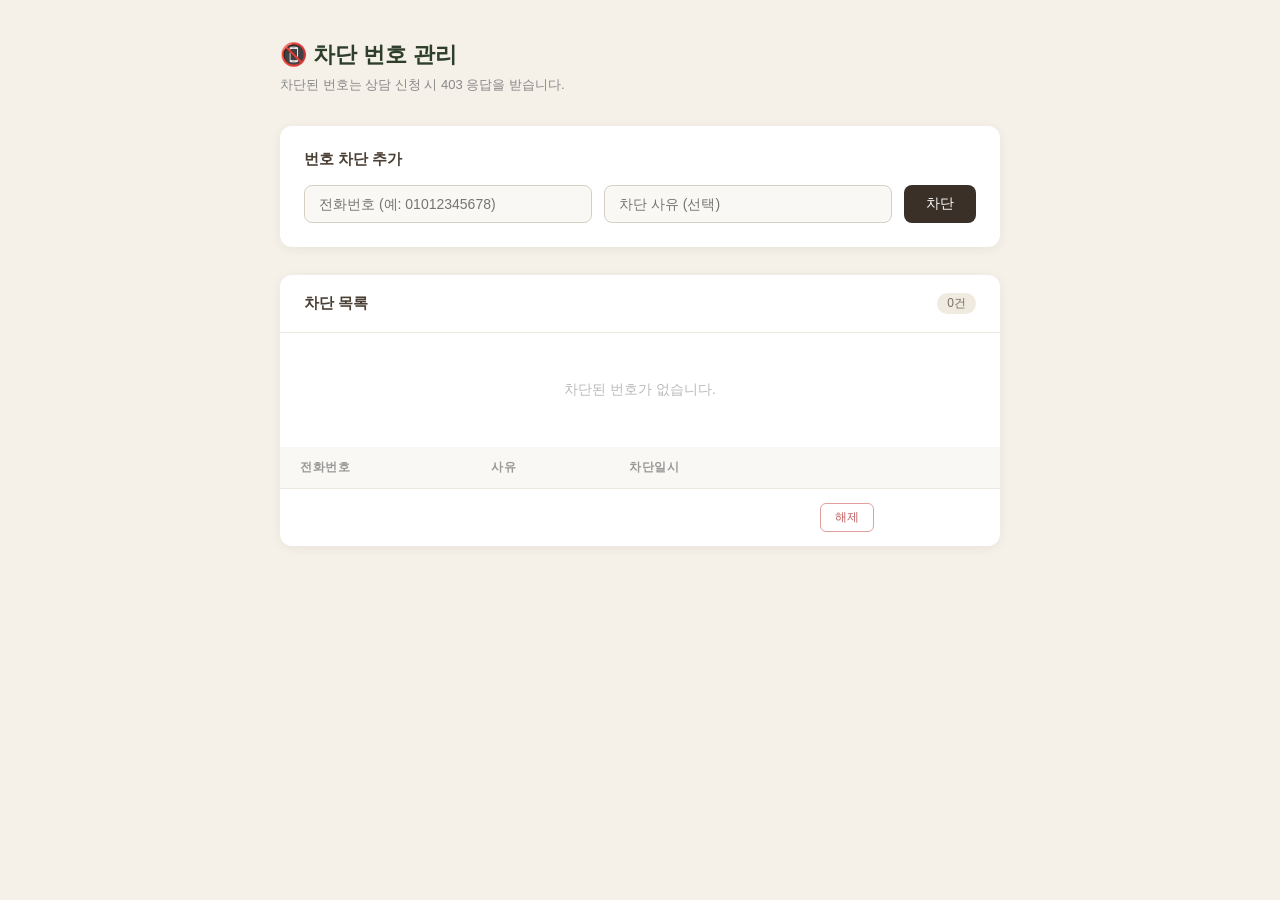
<file: src/main/resources/templates/admin/blocks.html>
<!DOCTYPE html>
<html lang="ko" xmlns:th="http://www.thymeleaf.org">
<head>
    <meta charset="UTF-8"/>
    <meta name="viewport" content="width=device-width, initial-scale=1.0"/>
    <title>차단 관리 | HAUEN Admin</title>
    <style>
        *, *::before, *::after { box-sizing: border-box; margin: 0; padding: 0; }
        body { font-family: 'Noto Sans KR', sans-serif; background: #f5f0e8; color: #3a3028; min-height: 100vh; padding: 40px 20px; }
        .wrap { max-width: 720px; margin: 0 auto; }
        h1 { font-size: 22px; font-weight: 700; margin-bottom: 6px; color: #2D3E2A; }
        .subtitle { font-size: 13px; color: #888; margin-bottom: 32px; }

        /* 추가 폼 */
        .add-form { background: #fff; border-radius: 12px; padding: 24px; margin-bottom: 28px; box-shadow: 0 2px 12px rgba(0,0,0,.06); }
        .add-form h2 { font-size: 15px; font-weight: 600; margin-bottom: 16px; color: #4a3f35; }
        .form-row { display: flex; gap: 12px; flex-wrap: wrap; }
        .form-row input { flex: 1; min-width: 140px; padding: 10px 14px; border: 1px solid #d6cfc4; border-radius: 8px; font-size: 14px; background: #faf8f4; }
        .form-row input:focus { outline: none; border-color: #8FB080; }
        .btn-block { padding: 10px 22px; background: #3a3028; color: #fff; border: none; border-radius: 8px; font-size: 14px; cursor: pointer; white-space: nowrap; }
        .btn-block:hover { background: #2D3E2A; }

        /* 목록 */
        .list-card { background: #fff; border-radius: 12px; box-shadow: 0 2px 12px rgba(0,0,0,.06); overflow: hidden; }
        .list-header { padding: 18px 24px; border-bottom: 1px solid #ede8e0; font-size: 15px; font-weight: 600; color: #4a3f35; display: flex; justify-content: space-between; align-items: center; }
        .badge { background: #f0ebe0; color: #7a6e62; font-size: 12px; padding: 2px 10px; border-radius: 20px; font-weight: 500; }
        table { width: 100%; border-collapse: collapse; }
        th { padding: 12px 20px; text-align: left; font-size: 12px; font-weight: 600; color: #999; text-transform: uppercase; letter-spacing: .5px; border-bottom: 1px solid #ede8e0; background: #faf8f4; }
        td { padding: 14px 20px; font-size: 14px; border-bottom: 1px solid #f5f0e8; }
        tr:last-child td { border-bottom: none; }
        tr:hover td { background: #fdf9f4; }
        .phone-cell { font-family: monospace; font-size: 15px; letter-spacing: .5px; color: #3a3028; }
        .reason-cell { color: #7a6e62; }
        .date-cell { color: #aaa; font-size: 13px; }
        .btn-unblock { padding: 5px 14px; background: transparent; border: 1px solid #e0a0a0; color: #c06060; border-radius: 6px; font-size: 12px; cursor: pointer; }
        .btn-unblock:hover { background: #fdf0f0; }
        .empty { padding: 48px; text-align: center; color: #bbb; font-size: 14px; }
    </style>
</head>
<body>
<div class="wrap">
    <h1>📵 차단 번호 관리</h1>
    <p class="subtitle">차단된 번호는 상담 신청 시 403 응답을 받습니다.</p>

    <!-- 차단 추가 폼 -->
    <div class="add-form">
        <h2>번호 차단 추가</h2>
        <form th:action="@{/admin/{secret}/block(secret=${secret})}" method="post">
            <div class="form-row">
                <input type="tel" name="phone" placeholder="전화번호 (예: 01012345678)" required />
                <input type="text" name="reason" placeholder="차단 사유 (선택)" />
                <button type="submit" class="btn-block">차단</button>
            </div>
        </form>
    </div>

    <!-- 차단 목록 -->
    <div class="list-card">
        <div class="list-header">
            <span>차단 목록</span>
            <span class="badge" th:text="${blocked.size() + '건'}">0건</span>
        </div>

        <div th:if="${blocked.isEmpty()}" class="empty">차단된 번호가 없습니다.</div>

        <table th:if="${!blocked.isEmpty()}">
            <thead>
            <tr>
                <th>전화번호</th>
                <th>사유</th>
                <th>차단일시</th>
                <th></th>
            </tr>
            </thead>
            <tbody>
            <tr th:each="b : ${blocked}">
                <td class="phone-cell" th:text="${b.phone}"></td>
                <td class="reason-cell" th:text="${b.reason != null ? b.reason : '-'}"></td>
                <td class="date-cell" th:text="${#temporals.format(b.blockedAt, 'yyyy-MM-dd HH:mm')}"></td>
                <td>
                    <form th:action="@{/admin/{secret}/unblock(secret=${secret})}" method="post" style="display:inline;">
                        <input type="hidden" name="phone" th:value="${b.phone}"/>
                        <button type="submit" class="btn-unblock"
                                onclick="return confirm('차단을 해제하시겠습니까?')">해제</button>
                    </form>
                </td>
            </tr>
            </tbody>
        </table>
    </div>
</div>
</body>
</html>
</file>
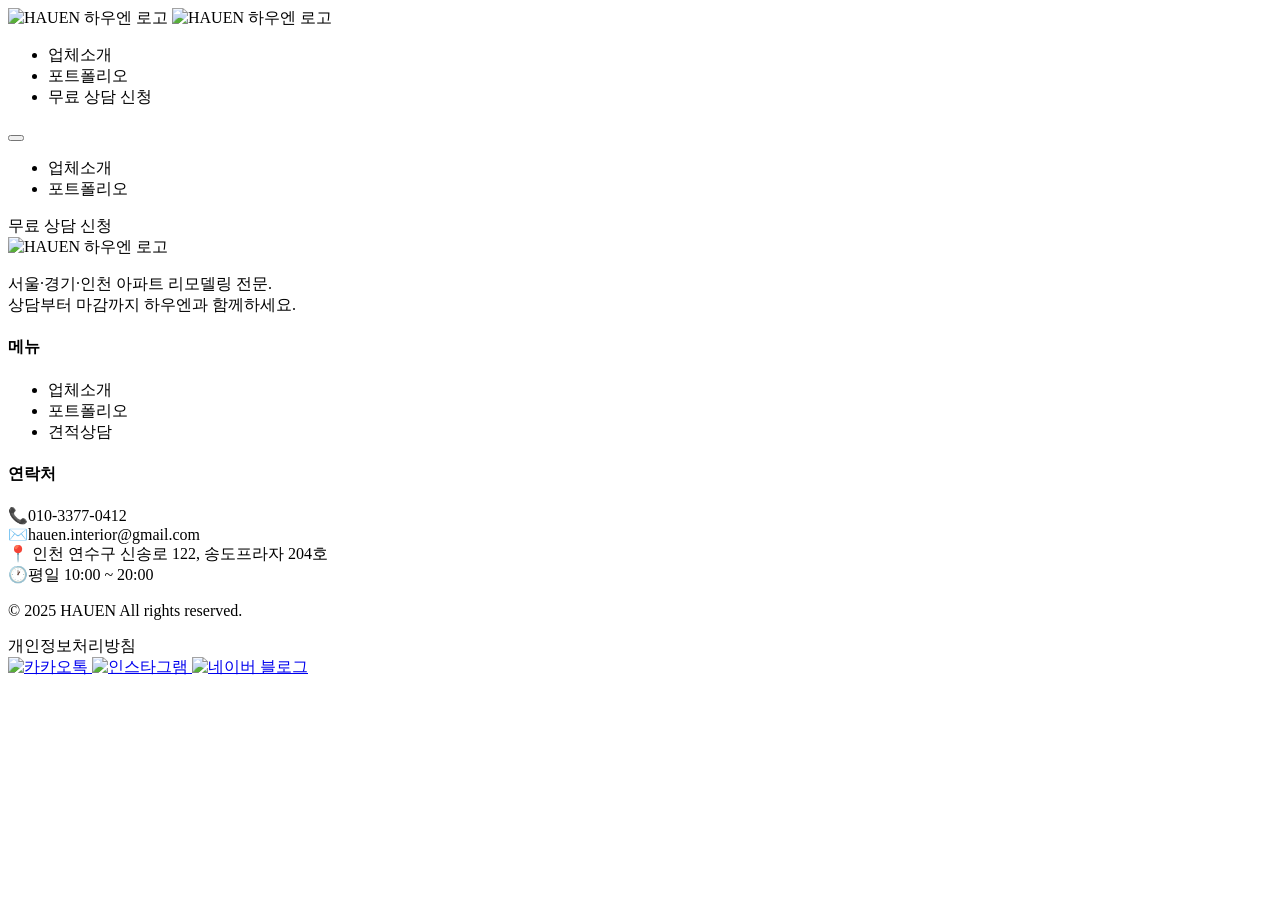
<file: src/main/resources/templates/fragments/layout.html>
<!DOCTYPE html>
<html lang="ko" xmlns:th="http://www.thymeleaf.org">
<body>

<!-- ════════════════════════════════════════════
     NAVBAR
     파라미터:
       - navMode  : "hero-mode" | "sub-mode" (기본: sub-mode)
       - activeMenu: "portfolio" | "about" | "contact" | "" (기본: "")
════════════════════════════════════════════ -->
<nav th:fragment="navbar(navMode, activeMenu)"
     id="navbar"
     th:class="${navMode}">
    <a th:href="@{/}" class="nav-logo">
        <div class="nav-logo-box">
            <img class="logo-dark"  th:src="@{/images/logo-dark.png}"  alt="HAUEN 하우엔 로고" />
            <img class="logo-light" th:src="@{/images/logo-light.png}" alt="HAUEN 하우엔 로고" />
        </div>
    </a>
    <ul class="nav-links">
        <li><a th:href="@{/about}"    th:classappend="${activeMenu == 'about'}    ? ' active'">업체소개</a></li>
        <li><a th:href="@{/portfolio}" th:classappend="${activeMenu == 'portfolio'} ? ' active'">포트폴리오</a></li>
        <li><a th:href="@{/contact}" class="btn-cta">무료 상담 신청</a></li>
    </ul>
    <button class="hamburger" id="hamburger" aria-label="메뉴">
        <span></span><span></span><span></span>
    </button>
</nav>

<!-- ════════════════════════════════════════════
     모바일 메뉴
════════════════════════════════════════════ -->
<div th:fragment="mobile-menu" class="mobile-menu" id="mobileMenu">
    <ul>
        <li><a th:href="@{/about}">업체소개</a></li>
        <li><a th:href="@{/portfolio}">포트폴리오</a></li>
    </ul>
    <div class="mobile-cta">
        <a th:href="@{/contact}">무료 상담 신청</a>
    </div>
</div>

<!-- ════════════════════════════════════════════
     FOOTER
════════════════════════════════════════════ -->
<footer th:fragment="footer">
    <div class="container">
        <div class="footer-grid">
            <div class="footer-brand">
                <div class="footer-logo-wrap">
                    <img th:src="@{/images/footer-logo.png}" alt="HAUEN 하우엔 로고" />
                </div>
                <p>서울·경기·인천 아파트 리모델링 전문.<br/>상담부터 마감까지 하우엔과 함께하세요.</p>
<!--                <div class="footer-socials">-->
<!--                    <a class="social-btn" aria-label="인스타그램">📸</a>-->
<!--                    <a class="social-btn" aria-label="카카오">💬</a>-->
<!--                    <a class="social-btn" aria-label="유튜브">▶️</a>-->
<!--                    <a class="social-btn" aria-label="페이스북">👍</a>-->
<!--                </div>-->
            </div>
            <div class="footer-nav">
                <h4>메뉴</h4>
                <ul>
                    <li><a th:href="@{/about}">업체소개</a></li>
                    <li><a th:href="@{/portfolio}">포트폴리오</a></li>
                    <li><a th:href="@{/contact}">견적상담</a></li>
                </ul>
            </div>
            <div class="footer-contact">
                <h4>연락처</h4>
                <div class="footer-contact-list">
                    <div class="footer-contact-item"><span>📞</span><span>010-3377-0412</span></div>
                    <div class="footer-contact-item"><span>✉️</span><span>hauen.interior@gmail.com</span></div>
                    <div class="footer-contact-item" style="align-items:flex-start;">
                        <span>📍</span>
                        <span>
                            인천 연수구 신송로 122, 송도프라자 204호
                        </span>
                    </div>
                    <div class="footer-contact-item"><span>🕐</span><span>평일 10:00 ~ 20:00</span></div>
                </div>
            </div>
        </div>
        <div class="footer-bottom">
            <p>© 2025 HAUEN All rights reserved.</p>
            <div class="footer-bottom-links">
                <a th:href="@{/privacy}">개인정보처리방침</a>
<!--                <a href="#">이용약관</a>-->
            </div>
        </div>
    </div>
</footer>

<!-- ════════════════════════════════════════════
     플로팅 버튼
════════════════════════════════════════════ -->
<div th:fragment="floating-buttons" class="floating-buttons">
    <a href="https://pf.kakao.com/_yGndX" target="_blank" class="floating-btn floating-kakao" aria-label="카카오톡 문의">
        <img th:src="@{/images/kakao.png}" alt="카카오톡" />
    </a>
    <a href="https://www.instagram.com/hauen.studio?igsh=b3VlcXF3cm9vbjRy&utm_source=qr" target="_blank" class="floating-btn floating-instagram" aria-label="인스타그램">
        <img th:src="@{/images/instagram.png}" alt="인스타그램" />
    </a>
    <a href="https://blog.naver.com/hauendesign" target="_blank" class="floating-btn floating-blog" aria-label="네이버 블로그">
        <img th:src="@{/images/blog.png}" alt="네이버 블로그" />
    </a>
</div>

</body>
</html>
</file>
